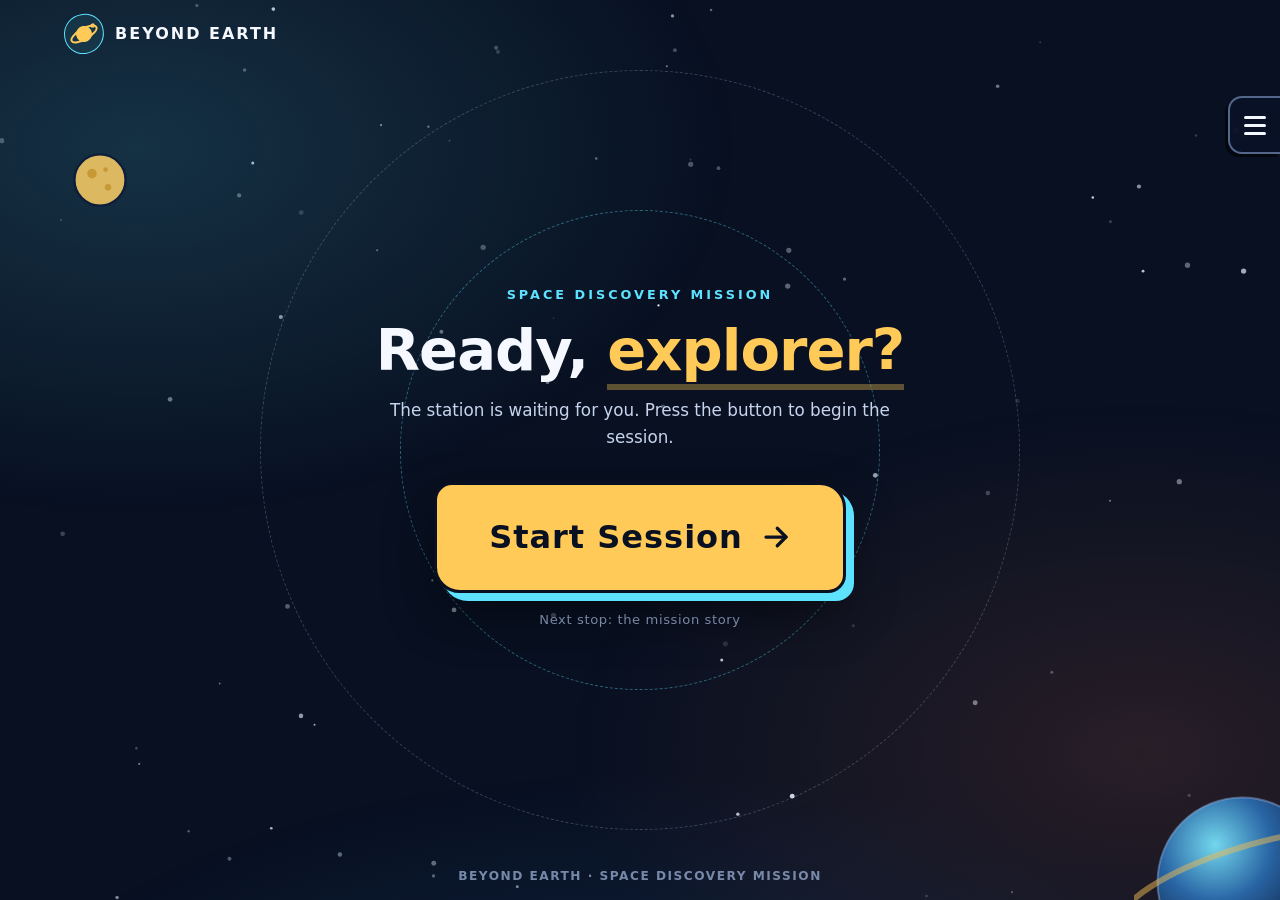
<file: index.html>
<!DOCTYPE html>
<html lang="en">
<head>
  <meta charset="UTF-8">
  <meta name="viewport" content="width=device-width, initial-scale=1.0">
  <title>Beyond Earth — Start Session</title>
  <link rel="stylesheet" href="theme.css">
  <link rel="stylesheet" href="style.css">

</head>
<body class="landing-body">
  <a class="skip-link" href="#startSessionBtn">Skip to the start button</a>

  <!-- 2D starfield (pure canvas) -->
  <canvas id="spaceCanvas" aria-hidden="true"></canvas>

  <!-- خلفية الفضاء: سُدُم + مدارات + كواكب (كله 2D و CSS) -->
  <div class="landing-scene" aria-hidden="true">
    <span class="scene-orbit scene-orbit--outer"></span>
    <span class="scene-orbit scene-orbit--inner"></span>

    <svg class="scene-planet" viewBox="0 0 220 220" fill="none">
      <defs>
        <radialGradient id="bigPlanetGrad" cx="34%" cy="28%" r="72%">
          <stop offset="0%" stop-color="#7ce8ff" />
          <stop offset="46%" stop-color="#2b6cb0" />
          <stop offset="100%" stop-color="#0d1b3a" />
        </radialGradient>
      </defs>
      <circle cx="110" cy="110" r="86" fill="url(#bigPlanetGrad)" />
      <circle cx="110" cy="110" r="86" stroke="rgba(158,190,240,0.45)" stroke-width="2" />
      <ellipse cx="110" cy="110" rx="128" ry="34" transform="rotate(-18 110 110)" stroke="#ffca58" stroke-width="6" opacity="0.5" />
    </svg>

    <svg class="scene-moon" viewBox="0 0 90 90" fill="none">
      <circle cx="45" cy="45" r="32" fill="#ffd166" stroke="#0d1b3a" stroke-width="3" />
      <circle cx="35" cy="37" r="6" fill="#e6ac35" />
      <circle cx="55" cy="54" r="4" fill="#e6ac35" />
      <circle cx="52" cy="32" r="3" fill="#e6ac35" />
    </svg>
  </div>

  <!-- topbar بسيط: البراند فقط -->
  <header class="topbar landing-topbar" role="banner">
    <span class="brand">
      <span class="brand-orbit" aria-hidden="true">
        <svg viewBox="0 0 36 36" width="32" height="32" fill="none">
          <circle cx="18" cy="18" r="9" fill="currentColor" class="planet-core" />
          <ellipse cx="18" cy="18" rx="16" ry="6" transform="rotate(-22 18 18)" stroke="currentColor" stroke-width="2.2" />
          <circle cx="29" cy="10" r="2.5" fill="currentColor" class="moon-dot" />
        </svg>
      </span>
      <span class="brand-text">BEYOND EARTH</span>
    </span>
  </header>

  <!-- ================= SIDE MISSION MENU (أدوات الرؤية) ================= -->
  <button
    type="button"
    class="menu-toggle"
    id="menuToggleBtn"
    aria-expanded="false"
    aria-controls="sidePanel"
    aria-label="Open mission controls — comfort and vision tools"
    title="Mission controls"
  >
    <span aria-hidden="true"></span>
    <span aria-hidden="true"></span>
    <span aria-hidden="true"></span>
  </button>

  <div class="panel-scrim" id="panelScrim" aria-hidden="true"></div>

  <aside class="side-panel" id="sidePanel" aria-label="Mission controls panel" aria-hidden="true">
    <div class="side-panel-head">
      <div>
        <p class="side-kicker">MISSION CONTROLS</p>
        <h2 class="side-title">Make it yours</h2>
      </div>
      <button type="button" class="panel-close-btn" id="panelCloseBtn" aria-label="Close mission controls">✕</button>
    </div>

    <div class="side-group">
      <p class="side-group-label">SEE IT BETTER</p>
      <button type="button" class="side-option" id="fontSizeToggle" aria-pressed="false">
        <span class="side-option-icon" aria-hidden="true">Aa+</span>
        <span class="side-option-text">
          <strong>Big Text</strong>
          <small>Make all words bigger and easier</small>
        </span>
        <span class="side-option-state" aria-hidden="true">Off</span>
      </button>
      <button type="button" class="side-option" id="contrastToggle" aria-pressed="false">
        <span class="side-option-icon" aria-hidden="true">◐</span>
        <span class="side-option-text">
          <strong>High Contrast</strong>
          <small>Sharp black &amp; bright colors</small>
        </span>
        <span class="side-option-state" aria-hidden="true">Off</span>
      </button>
      <button type="button" class="side-option" id="motionToggle" aria-pressed="false">
        <span class="side-option-icon" aria-hidden="true">✦</span>
        <span class="side-option-text">
          <strong>Calm Sky</strong>
          <small>Stop the stars and orbits from moving</small>
        </span>
        <span class="side-option-state" aria-hidden="true">Off</span>
      </button>
    </div>

    <p class="side-foot-note">Tip: press <kbd>Esc</kbd> to close this panel.</p>
  </aside>

  <!-- ================= PAGE 1 — LANDING ================= -->
  <main class="landing" id="mainContent">
    <div class="start-wrap">
      <p class="start-kicker">SPACE DISCOVERY MISSION</p>
      <h1 class="landing-title">Ready, <em>explorer?</em></h1>
      <p class="landing-sub">The station is waiting for you. Press the button to begin the session.</p>

      <div class="start-button-wrap">
        <span class="start-ring" aria-hidden="true"></span>

        <a
          class="start-session-btn"
          id="startSessionBtn"
          href="session.html"
        >
          <span>Start Session</span>
          <svg viewBox="0 0 24 24" width="30" height="30" fill="none" stroke="currentColor" stroke-width="2.6" stroke-linecap="round" stroke-linejoin="round" aria-hidden="true">
            <line x1="4" y1="12" x2="20" y2="12"></line>
            <polyline points="13 5 20 12 13 19"></polyline>
          </svg>
        </a>
      </div>

      <p class="start-caption">Next stop: the mission story</p>
    </div>
  </main>

  <p class="landing-foot">BEYOND EARTH · SPACE DISCOVERY MISSION</p>
  <script src="script.js"></script>
</body>
</html>
</file>
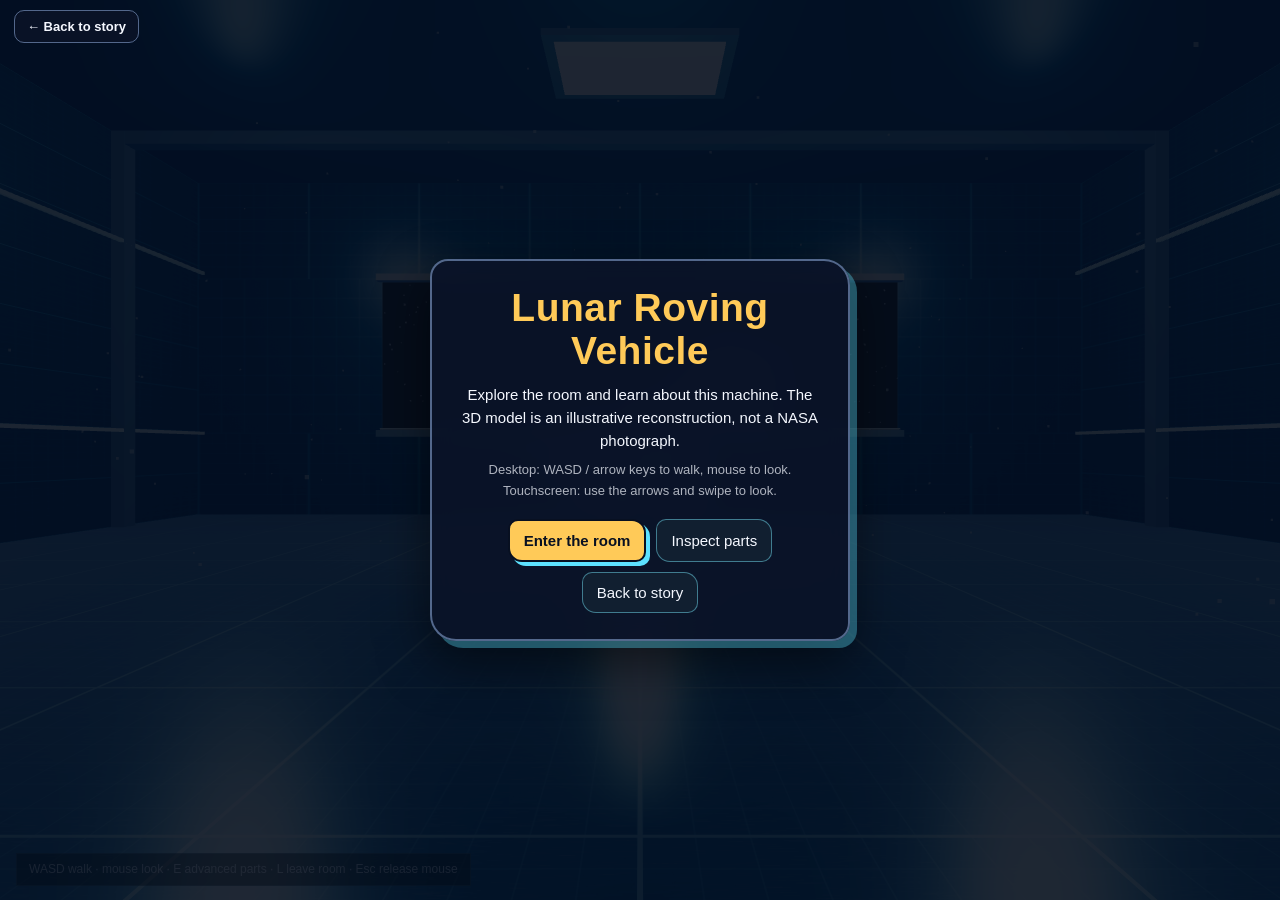
<file: room.html>
<!DOCTYPE html>
<html lang="en">
<head>
<meta charset="UTF-8">
<meta name="viewport" content="width=device-width,initial-scale=1,viewport-fit=cover">
<title>Beyond Earth – 3D Room</title>

<style>
:root{--cy:#70d9ee;--pn:rgba(8,18,32,.92);--tx:#edf3f8}
html,body{margin:0;height:100%;overflow:hidden;background:#030b18;color:var(--tx);font:15px/1.55 "DM Sans",system-ui,sans-serif;user-select:none}
canvas{display:block}
.layer{position:absolute;inset:0;display:flex;align-items:center;justify-content:center}
.card{background:var(--pn);border:1px solid rgba(112,217,238,.75);box-shadow:0 20px 60px rgba(0,0,0,.65),inset 0 0 24px rgba(112,217,238,.08);backdrop-filter:blur(12px);padding:26px 30px;max-width:420px;max-height:84vh;overflow:auto}
h1,h2{font:700 34px/1 "Barlow Condensed",sans-serif;margin:0 0 10px;color:var(--cy);letter-spacing:.5px}
h3{font:600 22px/1.1 "Barlow Condensed",sans-serif;margin:0;color:var(--cy)}
p{margin:8px 0}.dim{opacity:.7;font-size:13px}
button,.btn{font:inherit;color:var(--tx);background:#111f30;border:1px solid rgba(112,217,238,.5);padding:8px 14px;cursor:pointer;text-decoration:none;display:inline-block;transition:background .15s,color .15s}
button:hover,.btn:hover,button.on{background:var(--cy);color:#06111b}
button:focus-visible,.btn:focus-visible{outline:2px solid var(--cy);outline-offset:3px}
#ov{background:rgba(3,11,24,.88);cursor:pointer;z-index:10}
#desc{position:absolute;right:24px;top:50%;transform:translateY(-50%);pointer-events:none;z-index:5}
#adv{z-index:8;justify-content:flex-end;padding-right:28px;background:linear-gradient(90deg,transparent 45%,rgba(3,11,24,.72) 100%)}
#cross{position:absolute;top:50%;left:50%;width:6px;height:6px;margin:-3px;border-radius:50%;background:var(--cy);box-shadow:0 0 8px var(--cy);pointer-events:none;z-index:4}
#hint{position:absolute;left:16px;bottom:14px;font-size:12px;opacity:.72;background:rgba(5,12,24,.7);padding:6px 12px;border:1px solid rgba(112,217,238,.25);z-index:4}
#pl{display:flex;flex-wrap:wrap;gap:8px;margin:14px 0}
#pl button.on { background:#ffca58; border-color:#ffca58; color:#081021; font-weight:900; }
.hide{display:none!important}

:root{--cy:#5de2ff;--pn:rgba(10,19,40,.9);--tx:#f5f8ff} html,body{font-family:"Trebuchet MS","Segoe UI",sans-serif} h1,h2,h3{font-family:"Trebuchet MS","Segoe UI",sans-serif} .card{border-radius:18px 26px 18px 26px;border:2px solid rgba(158,190,240,.5);box-shadow:7px 7px 0 rgba(93,226,255,.35),0 20px 50px #0008} button,.btn{border-radius:10px 14px 10px 14px} h1,h2{color:#ffca58}

#ov { padding:16px; box-sizing:border-box; cursor:default; }
#ov .card { width:min(450px,100%); box-sizing:border-box; }
#ov .card h1 { font-size:clamp(1.8rem,6vw,2.6rem); line-height:1.1; }
#ov .room-actions { display:flex; justify-content:center; gap:10px; flex-wrap:wrap; margin-top:18px; }
#ov #enterRoom { background:#ffca58; color:#081021; border:2px solid #081021; box-shadow:4px 4px 0 #5de2ff; font-weight:bold; }
.room-nav { position:fixed; left:14px; top:14px; z-index:12; }
.room-nav a, #inspectNow { background:rgba(10,19,40,.92); border:1px solid rgba(158,190,240,.5); border-radius:10px; padding:8px 12px; color:#f5f8ff; font-size:13px; font-weight:bold; text-decoration:none; }
#inspectNow { position:fixed; right:14px; top:14px; z-index:7; cursor:pointer; }
#mobileControls { position:fixed; bottom:16px; left:16px; z-index:6; display:grid; grid-template-columns:repeat(3,48px); grid-template-rows:repeat(2,44px); gap:5px; touch-action:none; }
#mobileControls button { padding:0; background:rgba(10,19,40,.9); border:1px solid rgba(93,226,255,.6); border-radius:10px; font-size:20px; touch-action:none; }
#mobileControls .up { grid-column:2; } #mobileControls .left { grid-column:1; grid-row:2; } #mobileControls .down { grid-column:2; grid-row:2; } #mobileControls .right { grid-column:3; grid-row:2; }
#roomError { color:#ffca58; } #roomError:empty { display:none; }
@media(max-width:700px) { #hint { left:auto; right:12px; bottom:16px; max-width:42%; font-size:10px; } #desc { top:auto; bottom:120px; left:12px; right:12px; max-height:24vh; padding:12px; overflow:auto; transform:none; } #desc h2 { font-size:22px; } #adv { justify-content:center; padding:12px; background:rgba(3,11,24,.8); } #adv .card { width:100%; max-height:76vh; } }
</style>
</head>
<body>
<nav class="room-nav"><a id="roomBackTop" href="devices.html">← Back to story</a></nav>
<button type="button" id="inspectNow" class="hide">Inspect parts</button>
<div id="mobileControls" class="hide" aria-label="Movement controls">
  <button class="up" data-key="f" aria-label="Walk forward">↑</button><button class="left" data-key="l" aria-label="Walk left">←</button><button class="down" data-key="b" aria-label="Walk backward">↓</button><button class="right" data-key="r" aria-label="Walk right">→</button>
</div>
<div id="cross"></div>
<div id="hint">WASD walk · mouse look · E advanced parts · L leave room · Esc release mouse</div>

<div id="desc" class="card hide">
  <h2 id="dn"></h2><p id="ds"></p>
  <p><b>Mission:</b> <span id="dt"></span></p>
  <p class="dim">Press E to inspect individual parts.</p>
</div>

<div id="ov" class="layer"><div class="card" style="text-align:center">
  <h1 id="on"></h1>
  <p>Explore the room and learn about this machine. The 3D model is an illustrative reconstruction, not a NASA photograph.</p>
  <p class="dim">Desktop: WASD / arrow keys to walk, mouse to look. Touchscreen: use the arrows and swipe to look.</p>
  <div class="room-actions"><button class="btn" type="button" id="enterRoom">Enter the room</button><button class="btn" type="button" id="inspectFromStart">Inspect parts</button><a class="btn room-back" href="devices.html">Back to story</a></div><p id="roomError" role="alert"></p>
</div></div>

<div id="adv" class="layer hide"><div class="card">
  <h2 id="an"></h2>
  <p class="dim" style="margin-top:-4px">Select a component to highlight it on the model and read about its role.</p>
  <div id="pl"></div>
  <h3 id="pt"></h3><p id="pu"></p>
  <div style="display:flex;flex-wrap:wrap;gap:8px;margin-top:16px">
    <button id="back" type="button">Back to the room</button>
    <a class="btn room-back" href="devices.html">Back to story</a>
  </div>
</div></div>

<script src="three.min.js"></script>
<script src="data.js"></script>
<script src="models.js"></script>
<script>
/* ---------- CONTENT ---------- */
const D={
lunar:{n:'Apollo Lunar Rover',
 s:'A battery-powered electric car that carried astronauts across the Moon on Apollo 15, 16 and 17. All three were left behind on the surface.',
 t:'Extend how far astronauts could explore beyond the lander.',
 p:[['Mesh wheels','Woven wire mesh with titanium chevrons grips loose lunar dust while staying light. Each wheel has its own motor.'],
 ['Batteries','Two non-rechargeable silver-zinc batteries power the drive motors, steering, navigation and communications.'],
 ['Control handle','A T-shaped hand controller: push to go, tilt to steer, pull back to brake.'],
 ['Antennas','A mesh umbrella dish sends TV and data straight to Earth; a smaller antenna carries voice.'],
 ['TV camera','A camera that mission control could aim from Earth, showing the surface live.'],
 ['Seats','Folding seats with belts hold two suited astronauts.']]},
perseverance:{n:'Perseverance Rover',
 s:'A car-sized robotic geologist exploring Jezero Crater on Mars and collecting rock samples for future return to Earth.',
 t:'Search for signs of ancient microbial life and store samples.',
 p:[['Six wheels','Aluminum wheels with treads on a rocker-bogie suspension climb over rocks and keep all six wheels on the ground.'],
 ['Navigation cameras','Stereo cameras build 3D maps so the rover can choose safe paths and drive itself.'],
 ['Robotic arm','A 2-metre arm holds the drill and science instruments to study rocks up close and collect core samples.'],
 ['Communication','Talks to Earth directly and relays data through Mars orbiters.']]},
canadarm:{n:'Canadarm2',
 s:'A 17.6-metre robotic arm on the International Space Station, built by Canada.',
 t:'Move cargo, capture visiting spacecraft and help astronauts on spacewalks.',
 p:[['Robotic arm','Two long booms let it reach and move cargo or astronauts around the station.'],
 ['Joints','Seven motorized joints give it human-arm flexibility, and it can move end over end along the station.'],
 ['Cameras','Cameras and lights near each end show operators the work area.'],
 ['End effector','Latching hands at each end grab special grapple fixtures on equipment and spacecraft.']]},
suit:{n:'Space Suit',
 s:'A personal spacecraft that lets astronauts work outside the station during spacewalks.',
 t:'Keep astronauts alive and able to work in vacuum and extreme temperatures.',
 p:[['Helmet','Holds a bubble of air, gives clear vision and carries communication gear.'],
 ['Gold visor','A thin gold coating reflects intense sunlight to protect eyes and face.'],
 ['Life-support backpack','Supplies oxygen, removes carbon dioxide and circulates cooling water.'],
 ['Gloves','Heated, flexible gloves with grippy fingertips let astronauts handle tools.']]},
dextre:{n:'Dextre',
 s:'A two-armed robot that does delicate repair jobs outside the International Space Station.',
 t:'Perform maintenance that once needed a spacewalk.',
 p:[['Two arms','Each arm has seven joints for precise, careful movements.'],
 ['Cameras and lights','Show operators on the ground the exact work area.'],
 ['Tool platform','Holds tools it swaps to replace batteries, cameras and other station parts.']]},
hubble:{n:'Hubble Space Telescope',
 s:'An orbiting observatory launched in 1990 that has studied planets, stars and galaxies.',
 t:'Collect light above Earth’s atmosphere for sharper views of the universe.',
 p:[['Primary mirror','A 2.4-metre mirror gathers faint light and focuses it on the instruments.'],
 ['Solar panels','Turn sunlight into electricity to run the telescope.'],
 ['Antennas','Send images to ground stations and receive commands.'],
 ['Instruments','Cameras and spectrographs split and record the collected light.']]}
};
const params=new URLSearchParams(location.search);
const requested=params.get('device')||params.get('e')||'lunar';
const selected=SpaceData.getDevice(requested);
const K=selected?selected.model:(D[requested]?requested:'lunar');
const E=selected ? {n:selected.name,s:selected.summary,t:selected.tagline,p:K==='lunar'?D.lunar.p:selected.parts.map(p=>[p.title,p.description])} : D[K];
const storyUrl=selected?'device.html?device='+encodeURIComponent(selected.id):'devices.html';

/* ---------- UI Text ---------- */
const $=i=>document.getElementById(i);
$('on').textContent=$('dn').textContent=$('an').textContent=E.n;
$('ds').textContent=E.s;$('dt').textContent=E.t;
document.title=E.n+' – 3D Room';
$('roomBackTop').href=storyUrl;
document.querySelectorAll('.room-back').forEach(a=>a.href=storyUrl);

/* ---------- Renderer & Scene ---------- */
const sc=new THREE.Scene();
sc.background=new THREE.Color(0x02060f);
sc.fog=new THREE.FogExp2(0x040f1e,.018);

const cam=new THREE.PerspectiveCamera(65,innerWidth/innerHeight,.1,300);
cam.position.set(0,1.75,7.2);
cam.rotation.order='YXZ';

const rd=new THREE.WebGLRenderer({antialias:true,powerPreference:'high-performance'});
rd.setSize(innerWidth,innerHeight);
rd.setPixelRatio(Math.min(devicePixelRatio,2));
rd.shadowMap.enabled=true;
rd.shadowMap.type=THREE.PCFSoftShadowMap;
rd.outputEncoding=THREE.sRGBEncoding;
rd.toneMapping=THREE.ACESFilmicToneMapping;
rd.toneMappingExposure=1.18;
document.body.prepend(rd.domElement);

/* ---------- Procedural Textures & Reflection Env ---------- */
function makeGridTex(bg,line,sub,repeat=12){
  const c=document.createElement('canvas');c.width=c.height=512;
  const x=c.getContext('2d');
  x.fillStyle=bg;x.fillRect(0,0,512,512);
  for(let i=0;i<3000;i++){
    x.fillStyle=Math.random()>.5?'rgba(255,255,255,0.015)':'rgba(0,0,0,0.02)';
    x.fillRect(Math.random()*512,Math.random()*512,18,1);
  }
  x.strokeStyle=sub;x.lineWidth=1;
  for(let i=0;i<=512;i+=64){
    x.beginPath();x.moveTo(i,0);x.lineTo(i,512);x.stroke();
    x.beginPath();x.moveTo(0,i);x.lineTo(512,i);x.stroke();
  }
  x.strokeStyle=line;x.lineWidth=3;
  x.strokeRect(1.5,1.5,509,509);
  const t=new THREE.CanvasTexture(c);
  t.wrapS=t.wrapT=THREE.RepeatWrapping;
  t.repeat.set(repeat,repeat);
  t.anisotropy=8;
  return t;
}

function makeSolarTex(){
  const c=document.createElement('canvas');c.width=c.height=256;
  const x=c.getContext('2d');
  x.fillStyle='#0c274d';x.fillRect(0,0,256,256);
  x.strokeStyle='#38bdf8';x.lineWidth=1.5;
  for(let i=0;i<=256;i+=32){
    x.beginPath();x.moveTo(i,0);x.lineTo(i,256);x.stroke();
    x.beginPath();x.moveTo(0,i);x.lineTo(256,i);x.stroke();
  }
  const t=new THREE.CanvasTexture(c);
  t.wrapS=t.wrapT=THREE.RepeatWrapping;
  return t;
}

const pmrem=new THREE.PMREMGenerator(rd);
const envSc=new THREE.Scene();
envSc.background=new THREE.Color(0x061224);
const eLight1=new THREE.Mesh(new THREE.BoxGeometry(10,1,10),new THREE.MeshBasicMaterial({color:0x9eeeff}));
eLight1.position.set(0,8,0);envSc.add(eLight1);
const eLight2=new THREE.Mesh(new THREE.BoxGeometry(1,4,12),new THREE.MeshBasicMaterial({color:0x38bdf8}));
eLight2.position.set(8,3,0);envSc.add(eLight2);
const eLight3=new THREE.Mesh(new THREE.BoxGeometry(1,4,12),new THREE.MeshBasicMaterial({color:0x60a5fa}));
eLight3.position.set(-8,3,0);envSc.add(eLight3);
sc.environment=pmrem.fromScene(envSc).texture;

/* ---------- Materials & Part Tagging ---------- */
const mt=(c,m=.5,r=.35,extra={})=>new THREE.MeshStandardMaterial({color:c,metalness:m,roughness:r,...extra});
const gl=(c=0x22d3ee,i=1.8)=>new THREE.MeshStandardMaterial({color:c,emissive:c,emissiveIntensity:i,roughness:.2});

const M={
  white:mt(0xf1f5f9,.18,.48),
  cream:mt(0xe2e8f0,.12,.62),
  grey:mt(0x64748b,.75,.32),
  dark:mt(0x1e293b,.45,.55),
  black:mt(0x0f172a,.3,.7),
  gold:mt(0xfbbf24,.95,.14),
  foil:mt(0xd97706,.9,.28),
  blue:mt(0x1d4ed8,.6,.3),
  solar:mt(0x1e40af,.7,.22,{map:makeSolarTex()}),
  cyan:mt(0x38bdf8,.4,.3),
  silver:mt(0xe2e8f0,.95,.16),
  mirror:mt(0xffffff,1.0,.05),
  glass:mt(0x7dd3fc,.1,.08,{transparent:true,opacity:.38})
};

const modelMeshes=[];
function mesh(g,m,x=0,y=0,z=0,rx=0,ry=0,rz=0,p=null,partIdx=null){
  const o=new THREE.Mesh(g,m);
  o.position.set(x,y,z);
  o.rotation.set(rx,ry,rz);
  o.castShadow=true;
  o.receiveShadow=true;
  if(p && p!==sc){
    o.material=m.clone();
    modelMeshes.push({
      mesh:o,
      part:partIdx,
      color:o.material.color.getHex(),
      emissive:o.material.emissive?o.material.emissive.getHex():0x000000,
      intensity:o.material.emissiveIntensity||0,
      opacity:o.material.opacity!==undefined?o.material.opacity:1,
      transparent:Boolean(o.material.transparent)
    });
  }
  if(p)p.add(o);
  return o;
}

const box=(w,h,d)=>new THREE.BoxGeometry(w,h,d);
const cyl=(a,b,h,s=24)=>new THREE.CylinderGeometry(a,b,h,s);
const sph=(r,w=28,h=20)=>new THREE.SphereGeometry(r,w,h);
const tor=(r,t,rs=12,ts=36)=>new THREE.TorusGeometry(r,t,rs,ts);

/* ---------- Detailed 3D Equipment Models ---------- */
const MODELS={
  lunar(){
    const g=new THREE.Group();
    mesh(box(.95,.05,.52),M.silver,0,.22,0,0,0,0,g);
    mesh(box(.42,.04,.58),M.grey,-.22,.23,0,0,0,0,g);
    mesh(box(.42,.04,.58),M.grey,.22,.23,0,0,0,0,g);
    [[-.36,-.32],[-.36,.32],[.36,-.32],[.36,.32]].forEach(([x,z])=>{
      mesh(box(.12,.03,.12),M.grey,x,.21,z*.8,0,0,0,g,0);
      mesh(tor(.14,.038,12,28),M.grey,x,.16,z,0,0,0,g,0);
      mesh(cyl(.09,.09,.05,20),M.gold,x,.16,z,Math.PI/2,0,0,g,0);
      mesh(cyl(.03,.03,.08,12),M.dark,x,.16,z,Math.PI/2,0,0,g,0);
      mesh(new THREE.CylinderGeometry(.185,.185,.09,16,1,true,0,Math.PI),M.white,x,.17,z,0,Math.PI/2,0,g,0);
    });
    [-.12,.12].forEach(z=>{
      mesh(box(.22,.16,.18),M.foil,.33,.32,z,0,0,0,g,1);
      mesh(box(.23,.03,.19),M.dark,.33,.40,z,0,0,0,g,1);
    });
    mesh(box(.14,.14,.16),M.dark,.08,.31,0,0,0,0,g,2);
    mesh(cyl(.012,.015,.22,10),M.silver,.06,.44,0,0,0,-.25,g,2);
    mesh(cyl(.014,.014,.14,10),M.cyan,.03,.54,0,Math.PI/2,0,0,g,2);
    mesh(cyl(.014,.018,.38,12),M.silver,.28,.54,.18,0,0,-.15,g,3);
    mesh(new THREE.ConeGeometry(.22,.11,24,1,true),M.gold,.24,.74,.18,Math.PI-.2,0,-.15,g,3);
    mesh(cyl(.006,.006,.09,8),M.white,.24,.71,.18,0,0,-.15,g,3);
    mesh(cyl(.008,.01,.46,8),M.silver,-.38,.48,-.22,0,0,.1,g,3);
    mesh(cyl(.015,.018,.28,10),M.grey,.36,.46,-.18,0,0,0,g,4);
    mesh(box(.14,.09,.09),M.white,.36,.61,-.18,0,.2,0,g,4);
    mesh(cyl(.028,.032,.05,16),M.dark,.43,.61,-.19,0,0,Math.PI/2,g,4);
    mesh(sph(.022),M.cyan,.45,.61,-.19,0,0,0,g,4);
    [-.15,.15].forEach(z=>{
      mesh(box(.18,.04,.20),M.blue,-.12,.27,z,0,0,0,g,5);
      mesh(box(.04,.24,.20),M.blue,-.21,.39,z,0,0,.15,g,5);
      mesh(box(.02,.04,.22),M.silver,-.12,.33,z,0,0,0,g,5);
    });
    return g;
  },

  perseverance(){
    const g=new THREE.Group();
    mesh(box(.78,.22,.48),M.white,0,.38,0,0,0,0,g);
    mesh(box(.74,.04,.44),M.gold,0,.50,0,0,0,0,g);
    mesh(cyl(.10,.12,.28,16),M.white,-.44,.46,0,0,0,.45,g);
    [-.28,.28].forEach(z=>{
      mesh(box(.56,.035,.035),M.grey,0,.25,z,0,0,0,g,0);
      [-.32,0,.32].forEach(x=>{
        mesh(cyl(.018,.018,.14,10),M.silver,x,.20,z,0,0,0,g,0);
        mesh(cyl(.115,.115,.085,22),M.dark,x,.12,z*1.12,Math.PI/2,0,0,g,0);
        mesh(cyl(.065,.065,.09,16),M.silver,x,.12,z*1.12,Math.PI/2,0,0,g,0);
      });
    });
    mesh(cyl(.026,.032,.46,12),M.white,.24,.72,.14,0,0,0,g,1);
    mesh(box(.16,.11,.22),M.white,.24,.98,.14,0,0,0,g,1);
    mesh(cyl(.032,.032,.04,16),M.dark,.33,.99,.14,0,0,Math.PI/2,g,1);
    mesh(sph(.024),M.cyan,.35,.99,.14,0,0,0,g,1);
    [-.05,.05].forEach(z=>mesh(sph(.018),M.blue,.32,.95,.14+z,0,0,0,g,1));
    mesh(sph(.05),M.grey,.39,.40,-.08,0,0,0,g,2);
    mesh(cyl(.028,.028,.34,12),M.silver,.52,.44,-.08,0,0,-1.25,g,2);
    mesh(sph(.045),M.gold,.67,.48,-.08,0,0,0,g,2);
    mesh(cyl(.024,.024,.28,12),M.silver,.74,.36,-.08,0,0,.45,g,2);
    mesh(box(.13,.13,.13),M.foil,.80,.22,-.08,.2,.4,0,g,2);
    mesh(cyl(.02,.03,.08,12),M.cyan,.86,.20,-.08,0,0,Math.PI/2,g,2);
    mesh(cyl(.012,.015,.30,10),M.silver,-.24,.65,-.14,0,0,0,g,3);
    mesh(cyl(.09,.09,.02,24),M.gold,-.14,.53,.14,0,0,-.2,g,3);
    mesh(sph(.03),M.white,-.24,.80,-.14,0,0,0,g,3);
    return g;
  },

  canadarm(){
    const g=new THREE.Group();
    mesh(box(.65,.12,.65),M.grey,0,.06,0,0,0,0,g);
    mesh(box(.45,.06,.45),M.gold,0,.14,0,0,0,0,g);
    mesh(cyl(.11,.13,.16,24),M.dark,0,.22,0,0,0,0,g,3);
    mesh(sph(.095),M.blue,0,.34,0,0,0,0,g,1);
    mesh(cyl(.075,.075,.16,18),M.silver,-.06,.42,0,0,0,.4,g,1);
    mesh(cyl(.062,.062,.58,20),M.white,-.20,.68,0,0,0,.45,g,0);
    mesh(cyl(.066,.066,.06,20),M.cyan,-.20,.68,0,0,0,.45,g,0);
    mesh(sph(.095),M.blue,-.34,.96,0,0,0,0,g,1);
    mesh(cyl(.062,.062,.56,20),M.white,-.08,1.16,0,0,0,-.72,g,0);
    mesh(cyl(.066,.066,.06,20),M.cyan,-.08,1.16,0,0,0,-.72,g,0);
    mesh(sph(.09),M.blue,.16,1.34,0,0,0,0,g,1);
    mesh(box(.09,.07,.08),M.dark,-.34,1.07,.09,0,0,0,g,2);
    mesh(sph(.024),M.cyan,-.34,1.07,.14,0,0,0,g,2);
    mesh(box(.08,.06,.07),M.dark,.16,1.45,.08,0,0,0,g,2);
    mesh(sph(.022),M.cyan,.16,1.45,.12,0,0,0,g,2);
    mesh(cyl(.10,.08,.22,24),M.silver,.34,1.24,0,0,0,-1.05,g,3);
    mesh(tor(.095,.015,10,24),M.gold,.43,1.19,0,0,Math.PI/2,-1.05,g,3);
    return g;
  },

  suit(){
    const g=new THREE.Group();
    mesh(cyl(.28,.32,.05,24),M.dark,0,.025,0,0,0,0,g);
    mesh(cyl(.02,.02,.45,10),M.grey,0,.25,-.12,0,0,0,g);
    mesh(cyl(.19,.16,.44,24),M.white,0,.74,0,0,0,0,g);
    mesh(box(.20,.14,.06),M.cream,0,.78,.17,0,0,0,g);
    mesh(cyl(.03,.03,.04,12),M.cyan,-.05,.80,.20,Math.PI/2,0,0,g);
    mesh(cyl(.03,.03,.04,12),M.gold,.05,.80,.20,Math.PI/2,0,0,g);
    [-.095,.095].forEach(x=>{
      mesh(cyl(.075,.065,.44,16),M.white,x,.32,0,0,0,0,g);
      mesh(box(.12,.08,.20),M.grey,x,.08,.04,0,0,0,g);
    });
    [-1,1].forEach(s=>{
      mesh(sph(.075),M.grey,s*.22,.90,0,0,0,0,g);
      mesh(cyl(.062,.052,.36,16),M.white,s*.28,.70,.04,-.25,0,s*-.24,g);
      mesh(cyl(.055,.045,.11,16),M.blue,s*.33,.50,.11,-.35,0,s*-.2,g,3);
      mesh(sph(.055),M.dark,s*.35,.43,.14,0,0,0,g,3);
    });
    mesh(tor(.135,.018,12,28),M.silver,0,.97,0,Math.PI/2,0,0,g,0);
    mesh(sph(.165),M.glass,0,1.11,0,0,0,0,g,0);
    mesh(box(.06,.05,.08),M.white,-.16,1.10,0,0,0,0,g,0);
    mesh(box(.06,.05,.08),M.white,.16,1.10,0,0,0,0,g,0);
    mesh(new THREE.SphereGeometry(.152,24,18,-Math.PI*.42,Math.PI*.84,Math.PI*.18,Math.PI*.55),M.gold,0,1.11,.025,0,-Math.PI/2,0,g,1);
    mesh(box(.32,.46,.16),M.white,0,.78,-.21,0,0,0,g,2);
    mesh(box(.28,.12,.14),M.grey,0,1.06,-.20,0,0,0,g,2);
    mesh(box(.30,.12,.18),M.cream,0,.52,-.21,0,0,0,g,2);
    return g;
  },

  dextre(){
    const g=new THREE.Group();
    mesh(cyl(.14,.16,.18,20),M.dark,0,.09,0,0,0,0,g);
    mesh(box(.34,.36,.28),M.white,0,.38,0,0,0,0,g);
    mesh(box(.26,.24,.30),M.foil,0,.38,0,0,0,0,g);
    [-1,1].forEach(s=>{
      mesh(sph(.065),M.blue,s*.22,.50,0,0,0,0,g,0);
      mesh(cyl(.042,.042,.36,14),M.white,s*.35,.64,0,0,0,s*-.62,g,0);
      mesh(sph(.055),M.blue,s*.48,.78,0,0,0,0,g,0);
      mesh(cyl(.038,.038,.34,14),M.white,s*.38,.94,.08,.45,0,s*.55,g,0);
      mesh(cyl(.045,.045,.10,14),M.silver,s*.27,1.08,.15,.45,0,s*.55,g,0);
    });
    mesh(cyl(.02,.02,.18,10),M.grey,0,.64,0,0,0,0,g,1);
    mesh(box(.22,.07,.09),M.white,0,.75,.03,0,0,0,g,1);
    [-.06,.06].forEach(x=>mesh(sph(.024),M.cyan,x,.75,.08,0,0,0,g,1));
    mesh(box(.14,.06,.08),M.dark,0,.28,.17,0,0,0,g,1);
    mesh(sph(.02),M.cyan,0,.28,.22,0,0,0,g,1);
    mesh(box(.46,.06,.24),M.grey,0,.20,.16,0,0,0,g,2);
    [-.14,0,.14].forEach(x=>mesh(cyl(.028,.028,.12,12),M.gold,x,.27,.18,0,0,0,g,2));
    return g;
  },

  hubble(){
    const g=new THREE.Group();
    mesh(cyl(.22,.22,.82,32),M.silver,0,.58,0,0,0,Math.PI/2,g);
    mesh(cyl(.24,.24,.06,32),M.gold,.12,.58,0,0,0,Math.PI/2,g);
    mesh(cyl(.24,.24,.06,32),M.gold,-.18,.58,0,0,0,Math.PI/2,g);
    mesh(cyl(.22,.22,.02,32),M.silver,.44,.78,0,0,0,.45,g);
    mesh(cyl(.195,.195,.03,36),M.mirror,.39,.58,0,0,0,Math.PI/2,g,0);
    mesh(cyl(.045,.045,.05,16),M.dark,.40,.58,0,0,0,Math.PI/2,g,0);
    [-1,1].forEach(s=>{
      mesh(cyl(.018,.018,.78,10),M.grey,0,.58,s*.46,Math.PI/2,0,0,g,1);
      mesh(box(.02,.32,.66),M.solar,0,.58,s*.56,.25,0,0,g,1);
      mesh(box(.024,.34,.02),M.silver,0,.58,s*.24,.25,0,0,g,1);
      mesh(box(.024,.34,.02),M.silver,0,.58,s*.88,.25,0,0,g,1);
    });
    [-1,1].forEach(s=>{
      mesh(cyl(.01,.01,.34,8),M.silver,-.05,.58+s*.36,0,0,0,0,g,2);
      mesh(new THREE.ConeGeometry(.10,.05,20,1,true),M.white,-.05,.58+s*.54,0,s>0?Math.PI:0,0,0,g,2);
    });
    mesh(cyl(.27,.27,.34,32),M.grey,-.36,.58,0,0,0,Math.PI/2,g,3);
    mesh(cyl(.21,.27,.08,32),M.foil,-.56,.58,0,0,0,Math.PI/2,g,3);
    g.rotation.y=-.45;
    return g;
  }
};

/* ---------- Exhibit Hall Environment ---------- */
const floorTex=makeGridTex('#071324','#1e4e6e','#0e2942',12);
const wallTex=makeGridTex('#06101f','#163a59','#0b2038',8);

mesh(new THREE.PlaneGeometry(24,24),mt(0xffffff,.65,.28,{map:floorTex}),0,0,0,-Math.PI/2,0,0,sc);
mesh(new THREE.PlaneGeometry(24,24),mt(0x050e1c,.5,.5),0,9,0,Math.PI/2,0,0,sc);

const wallMat=mt(0xffffff,.6,.35,{map:wallTex});
mesh(new THREE.PlaneGeometry(24,9),wallMat,-12,4.5,0,0,Math.PI/2,0,sc);
mesh(new THREE.PlaneGeometry(24,9),wallMat,12,4.5,0,0,-Math.PI/2,0,sc);
mesh(new THREE.PlaneGeometry(24,9),wallMat,0,4.5,12,0,Math.PI,0,sc);

mesh(new THREE.PlaneGeometry(24,2.2),wallMat,0,1.1,-12,0,0,0,sc);
mesh(new THREE.PlaneGeometry(24,2.6),wallMat,0,7.7,-12,0,0,0,sc);
mesh(new THREE.PlaneGeometry(5,4.2),wallMat,-9.5,4.3,-12,0,0,0,sc);
mesh(new THREE.PlaneGeometry(5,4.2),wallMat,9.5,4.3,-12,0,0,0,sc);

mesh(box(14.2,.18,.25),M.grey,0,2.2,-11.9,0,0,0,sc);
mesh(box(14.2,.18,.25),M.grey,0,6.4,-11.9,0,0,0,sc);
mesh(box(14,.04,.04),gl(0x38bdf8,1.5),0,2.32,-11.82,0,0,0,sc);
mesh(new THREE.PlaneGeometry(14,4.2),mt(0x7dd3fc,.1,.05,{transparent:true,opacity:.12}),0,4.3,-11.95,0,0,0,sc);

const spaceGroup=new THREE.Group();
spaceGroup.position.set(0,4.5,-38);
sc.add(spaceGroup);
const starGeo=new THREE.BufferGeometry();
const starPts=[];
for(let i=0;i<600;i++)starPts.push((Math.random()-.5)*70,(Math.random()-.5)*30,(Math.random()-.5)*20);
starGeo.setAttribute('position',new THREE.Float32BufferAttribute(starPts,3));
spaceGroup.add(new THREE.Points(starGeo,new THREE.PointsMaterial({color:0xe0f2fe,size:.14})));

const planet=mesh(sph(4.2,32,24),mt(0x1e40af,.2,.8,{emissive:0x091936,emissiveIntensity:.6}),6.5,1.2,-6,0,0,0,spaceGroup);
const planetRing=mesh(new THREE.RingGeometry(5.4,7.6,48),mt(0x38bdf8,.3,.5,{side:THREE.DoubleSide,transparent:true,opacity:.35}),6.5,1.2,-6,1.25,.3,0,spaceGroup);

[-9,-3,3,9].forEach(z=>{
  [-11.85,11.85].forEach(x=>mesh(box(.3,9,.35),M.dark,x,4.5,z,0,0,0,sc));
  mesh(box(24,.3,.35),M.dark,0,8.85,z,0,0,0,sc);
});
[-11.75,11.75].forEach(x=>{
  mesh(box(.08,.08,23.6),gl(0x22d3ee,1.8),x,2.2,0,0,0,0,sc);
  mesh(box(.08,.08,23.6),gl(0x0284c7,1.4),x,6.5,0,0,0,0,sc);
});
[-6,0,6].forEach(z=>{
  mesh(box(3.4,.12,2.2),M.dark,0,8.92,z,0,0,0,sc);
  mesh(box(3.0,.05,1.8),gl(0xe0f2fe,1.6),0,8.86,z,0,0,0,sc);
});

/* ---------- Lighting ---------- */
sc.add(new THREE.HemisphereLight(0xbae6fd,0x091526,.75));

[[-8,7.5,-7],[8,7.5,-7],[-8,7.5,7],[8,7.5,7]].forEach(p=>{
  const l=new THREE.PointLight(0x38bdf8,1.1,24);
  l.position.set(...p);
  sc.add(l);
});

const sp=new THREE.SpotLight(0xf0f9ff,2.8,24,.55,.55,1);
sp.position.set(2.5,8.2,-1.5);
sp.target.position.set(0,1.2,-5);
sp.castShadow=true;
sp.shadow.mapSize.set(1024,1024);
sp.shadow.bias=-.0005;
sc.add(sp,sp.target);

const rim=new THREE.PointLight(0x22d3ee,1.8,12);
rim.position.set(0,3.2,-7.6);
sc.add(rim);

/* ---------- Pedestal, Exhibit & Holographic Rings ---------- */
mesh(cyl(1.35,1.55,.22,40),M.dark,0,.11,-5,0,0,0,sc);
mesh(cyl(1.15,1.30,.72,40),mt(0x0f253d,.7,.28),0,.55,-5,0,0,0,sc);
mesh(cyl(1.22,1.22,.05,40),gl(0x22d3ee,1.6),0,.93,-5,0,0,0,sc);
mesh(tor(1.42,.015,8,64),gl(0x38bdf8,1.4),0,.23,-5,Math.PI/2,0,0,sc);

const spin=new THREE.Group();
spin.position.set(0,.98,-5);
sc.add(spin);

modelMeshes.length=0; // Do not highlight room decoration.
const hasDetailedParts=Boolean(MODELS[K]);
const model=hasDetailedParts?MODELS[K]():SpaceModelLib.MODELS[K]();
if(hasDetailedParts){ model.scale.setScalar(2.45); }
else {
  // These simple extra shapes represent components not present in the original
  // schematic. They let every component highlight an actual visible shape.
  function addRoomPart(geometry,material,x,y,z){
    const part=new THREE.Mesh(geometry,material); part.position.set(x,y,z); model.add(part); return part;
  }
  if(K==='apollo_lm'){
    addRoomPart(box(.36,.32,.32),M.white,0,.80,0);
    addRoomPart(box(.12,.08,.02),M.dark,0,.85,.17);
  } else if(K==='surveyor'){
    addRoomPart(box(.13,.10,.10),M.dark,.13,.62,.15);
    const a=addRoomPart(cyl(.018,.018,.45,8),M.silver,.35,.15,.22); a.rotation.z=-1.0;
    addRoomPart(box(.1,.04,.1),M.grey,.54,.04,.22);
  } else if(K==='dawn'){
    addRoomPart(box(.10,.08,.08),M.dark,.16,.64,.14);
  } else if(K==='near'){
    addRoomPart(box(.10,.08,.08),M.dark,.16,.48,.22);
    addRoomPart(box(.12,.09,.09),M.silver,-.17,.49,.21);
  } else if(K==='pioneer'){
    addRoomPart(box(.10,.08,.08),M.silver,0,.46,-.20);
    addRoomPart(box(.13,.09,.012),M.gold,.11,.54,.02);
  } else if(K==='kepler'){
    const stem=addRoomPart(cyl(.01,.01,.22,8),M.silver,.24,.5,.1); stem.rotation.z=-.8;
    addRoomPart(new THREE.ConeGeometry(.08,.05,16,1,true),M.white,.32,.58,.1);
  }
  const partMap={
    apollo_lm:[[0],[3,4,5,6,7,8,9,10,11,12,13,14],[15],[17,18]],
    alsep:[[0,1,2],[5],[3,4],[6]],
    surveyor:[[3,4,5,6,7,8],[12],[13,14],[11]],
    sojourner:[[2,4,6,8,10,12],[1],[14],[15]],
    mer:[[1,2,3],[4,6,8,10,12,14],[16,17,18],[20]],
    viking:[[0],[13],[11,12],[9,10]],
    phoenix_insight:[[7,8],[10],[0],[9]],
    ingenuity:[[6,7],[8],[0],[1,2,3,4]],
    dawn:[[0,3],[5,7],[8],[2]],
    near:[[3,4,5,6],[7],[2],[8]],
    pioneer:[[2,3,4],[5,6,7,8],[9],[10]],
    kepler:[[2,3],[4],[5,6,7,8],[9,10]]
  };
  const groups=partMap[K] || [];
  model.children.forEach((part,index)=>{
    if(!part.isMesh) return;
    part.material=part.material.clone();
    const partIndex=groups.findIndex(indices=>indices.includes(index));
    modelMeshes.push({mesh:part,part:partIndex<0?null:partIndex,
      color:part.material.color.getHex(),emissive:part.material.emissive.getHex(),
      intensity:part.material.emissiveIntensity||0,opacity:part.material.opacity,
      transparent:Boolean(part.material.transparent)});
  });
  // Scale each illustrative model to fit the pedestal and rest on its surface.
  const bounds=new THREE.Box3().setFromObject(model), size=bounds.getSize(new THREE.Vector3()), center=bounds.getCenter(new THREE.Vector3());
  const scale=2.5/Math.max(size.x,size.y,size.z,.01);
  model.scale.setScalar(scale);
  model.position.set(-center.x*scale,-bounds.min.y*scale,-center.z*scale);
}
spin.add(model);
const equipmentMeshCount=modelMeshes.length;

const ring1=mesh(tor(1.95,.018,8,72),gl(0x67e8f9,1.3),0,1.45,0,1.25,.2,0,spin);
const ring2=mesh(tor(2.15,.012,8,72),gl(0x0284c7,1.1),0,1.45,0,-1.1,-.3,0,spin);
modelMeshes.length=equipmentMeshCount; // Exclude decorative rings from highlighting.

const dustGeo=new THREE.BufferGeometry();
const dustPts=[];
for(let i=0;i<160;i++)dustPts.push((Math.random()-.5)*14,Math.random()*6+.3,(Math.random()-.5)*14-2);
dustGeo.setAttribute('position',new THREE.Float32BufferAttribute(dustPts,3));
const dust=new THREE.Points(dustGeo,new THREE.PointsMaterial({color:0xbae6fd,size:.035,transparent:true,opacity:.55}));
sc.add(dust);

/* ---------- Controls & State ---------- */
const keys={f:0,b:0,l:0,r:0},vel=new THREE.Vector3(),dir=new THREE.Vector3();
let lock=false,advOpen=false,near=false,yaw=0,pitch=0,prev=performance.now();
let savedCam={pos:new THREE.Vector3(),yaw:0,pitch:0};
let activePartIdx=null;

const touchMode=matchMedia('(pointer: coarse)').matches || navigator.maxTouchPoints>0;
let entered=false;
function beginRoom(){
  entered=true;
  $('inspectNow').classList.remove('hide');
  if(touchMode){
    $('ov').classList.add('hide');
    $('mobileControls').classList.remove('hide');
    $('hint').textContent='Use arrows to move · swipe the room to look · Inspect parts';
  } else if(document.body.requestPointerLock) {
    const result=document.body.requestPointerLock();
    if(result && result.catch) result.catch(()=>{$('roomError').textContent='Mouse capture was blocked. You can still inspect parts or go back.';});
  }
}
$('enterRoom').addEventListener('click',beginRoom);
$('inspectFromStart').addEventListener('click',()=>{ entered=true; openAdv(); });
$('inspectNow').addEventListener('click',()=>openAdv());
document.addEventListener('pointerlockchange',()=>{
  lock=document.pointerLockElement===document.body;
  if(!touchMode) $('ov').classList.toggle('hide',lock||advOpen);
});
document.addEventListener('mousemove',e=>{
  if(!lock)return;
  yaw-=e.movementX*.002;
  pitch=Math.max(-1.4,Math.min(1.4,pitch-e.movementY*.002));
  cam.rotation.x=pitch;cam.rotation.y=yaw;
});
const setKey=(c,v)=>{
  if(c=='KeyW'||c=='ArrowUp')keys.f=v;
  else if(c=='KeyS'||c=='ArrowDown')keys.b=v;
  else if(c=='KeyA'||c=='ArrowLeft')keys.l=v;
  else if(c=='KeyD'||c=='ArrowRight')keys.r=v;
};
document.addEventListener('keydown',e=>{
  setKey(e.code,1);
  if(e.code=='KeyE'&&lock&&near)openAdv();
  if(e.code=='KeyL')location.href=storyUrl;
});
document.addEventListener('keyup',e=>setKey(e.code,0));
addEventListener('resize',()=>{
  cam.aspect=innerWidth/innerHeight;
  cam.updateProjectionMatrix();
  rd.setSize(innerWidth,innerHeight);
});

if(touchMode){
  document.querySelectorAll('#mobileControls button').forEach(btn=>{
    const release=()=>{keys[btn.dataset.key]=0;};
    btn.addEventListener('pointerdown',e=>{ e.preventDefault(); keys[btn.dataset.key]=1; btn.setPointerCapture(e.pointerId); });
    btn.addEventListener('pointerup',release); btn.addEventListener('pointercancel',release); btn.addEventListener('lostpointercapture',release);
  });
  let lx=0,ly=0,looking=false;
  rd.domElement.addEventListener('pointerdown',e=>{if(!entered||advOpen)return;looking=true;lx=e.clientX;ly=e.clientY;rd.domElement.setPointerCapture(e.pointerId);});
  rd.domElement.addEventListener('pointermove',e=>{if(!looking||advOpen)return;yaw-=(e.clientX-lx)*.006;pitch=Math.max(-1.4,Math.min(1.4,pitch-(e.clientY-ly)*.006));cam.rotation.x=pitch;cam.rotation.y=yaw;lx=e.clientX;ly=e.clientY;});
  rd.domElement.addEventListener('pointerup',()=>looking=false);
  rd.domElement.addEventListener('pointercancel',()=>looking=false);
  rd.domElement.style.touchAction='none';
}

/* ---------- High-Contrast Part Highlighting ---------- */
function highlightPart(idx){
  activePartIdx=idx;
  modelMeshes.forEach(item=>{
    if(idx===null){
      item.mesh.material.color.setHex(item.color);
      item.mesh.material.emissive.setHex(item.emissive);
      item.mesh.material.emissiveIntensity=item.intensity;
      item.mesh.material.transparent=item.transparent;
      item.mesh.material.opacity=item.opacity;
    }else if(item.part===idx){
      item.mesh.material.color.setHex(0x7dd3fc);
      item.mesh.material.emissive.setHex(0x00f0ff);
      item.mesh.material.emissiveIntensity=1.65;
      item.mesh.material.transparent=false;
      item.mesh.material.opacity=1;
    }else{
      item.mesh.material.color.setHex(item.color);
      item.mesh.material.emissive.setHex(0x000000);
      item.mesh.material.emissiveIntensity=0;
      item.mesh.material.transparent=true;
      item.mesh.material.opacity=.28;
    }
  });
}

function openAdv(){
  advOpen=true;
  savedCam.pos.copy(cam.position);
  savedCam.yaw=yaw;savedCam.pitch=pitch;
  if(document.pointerLockElement) document.exitPointerLock();
  $('ov').classList.add('hide');
  $('adv').classList.remove('hide');
  $('desc').classList.add('hide');
  if(touchMode) $('mobileControls').classList.add('hide');
  $('pl').innerHTML=E.p.map((p,i)=>`<button type="button" data-i="${i}" aria-pressed="false">${p[0]}</button>`).join('');
  $('pl').firstChild.click();
}
$('pl').onclick=e=>{
  const i=e.target.dataset.i;if(i==null)return;
  [...$('pl').children].forEach(b=>{ const selected=b===e.target; b.classList.toggle('on',selected); b.setAttribute('aria-pressed',String(selected)); });
  $('pt').textContent=E.p[i][0];
  $('pu').textContent=E.p[i][1];
  highlightPart(Number(i));
};
$('back').onclick=()=>{
  advOpen=false;
  highlightPart(null);
  cam.position.copy(savedCam.pos);
  yaw=savedCam.yaw;pitch=savedCam.pitch;
  cam.rotation.x=pitch;cam.rotation.y=yaw;
  $('adv').classList.add('hide');
  beginRoom();
};

/* ---------- Render Loop ---------- */
function loop(){
  requestAnimationFrame(loop);
  const t=performance.now(),dt=Math.min((t-prev)/1e3,.1);prev=t;

  spin.rotation.y+=dt*(advOpen?.22:.55);
  ring1.rotation.z+=dt*.4;
  ring2.rotation.x-=dt*.3;
  planet.rotation.y+=dt*.03;
  dust.rotation.y+=dt*.02;

  if(activePartIdx!==null){
    const pulse=1.45+Math.sin(t*.007)*.65;
    modelMeshes.forEach(item=>{
      if(item.part===activePartIdx)item.mesh.material.emissiveIntensity=pulse;
    });
  }

  if(advOpen){
    cam.position.lerp(new THREE.Vector3(1.15,2.35,-1.65),1-Math.pow(.005,dt));
    cam.lookAt(.55,1.85,-5);
  }else if(lock || (touchMode && entered && !advOpen)){
    vel.x-=vel.x*10*dt;vel.z-=vel.z*10*dt;
    dir.z=keys.f-keys.b;dir.x=keys.r-keys.l;dir.normalize();
    if(keys.f||keys.b)vel.z-=dir.z*25*dt;
    if(keys.l||keys.r)vel.x-=dir.x*25*dt;
    cam.translateX(-vel.x*dt);cam.translateZ(vel.z*dt);
    cam.position.x=Math.max(-10.5,Math.min(10.5,cam.position.x));
    cam.position.z=Math.max(-10.5,Math.min(10.5,cam.position.z));
    cam.position.y=1.75;
    const dx=cam.position.x,dz=cam.position.z+5,d=Math.hypot(dx,dz);
    if(d>0&&d<2.1){cam.position.x=dx/d*2.1;cam.position.z=dz/d*2.1-5}
  }

  near=Math.hypot(cam.position.x,cam.position.z+5)<4.2;
  $('desc').classList.toggle('hide',!(near&&(lock||(touchMode&&entered))&&!advOpen));
  rd.render(sc,cam);
}
loop();
</script>
</body>
</html>
</file>
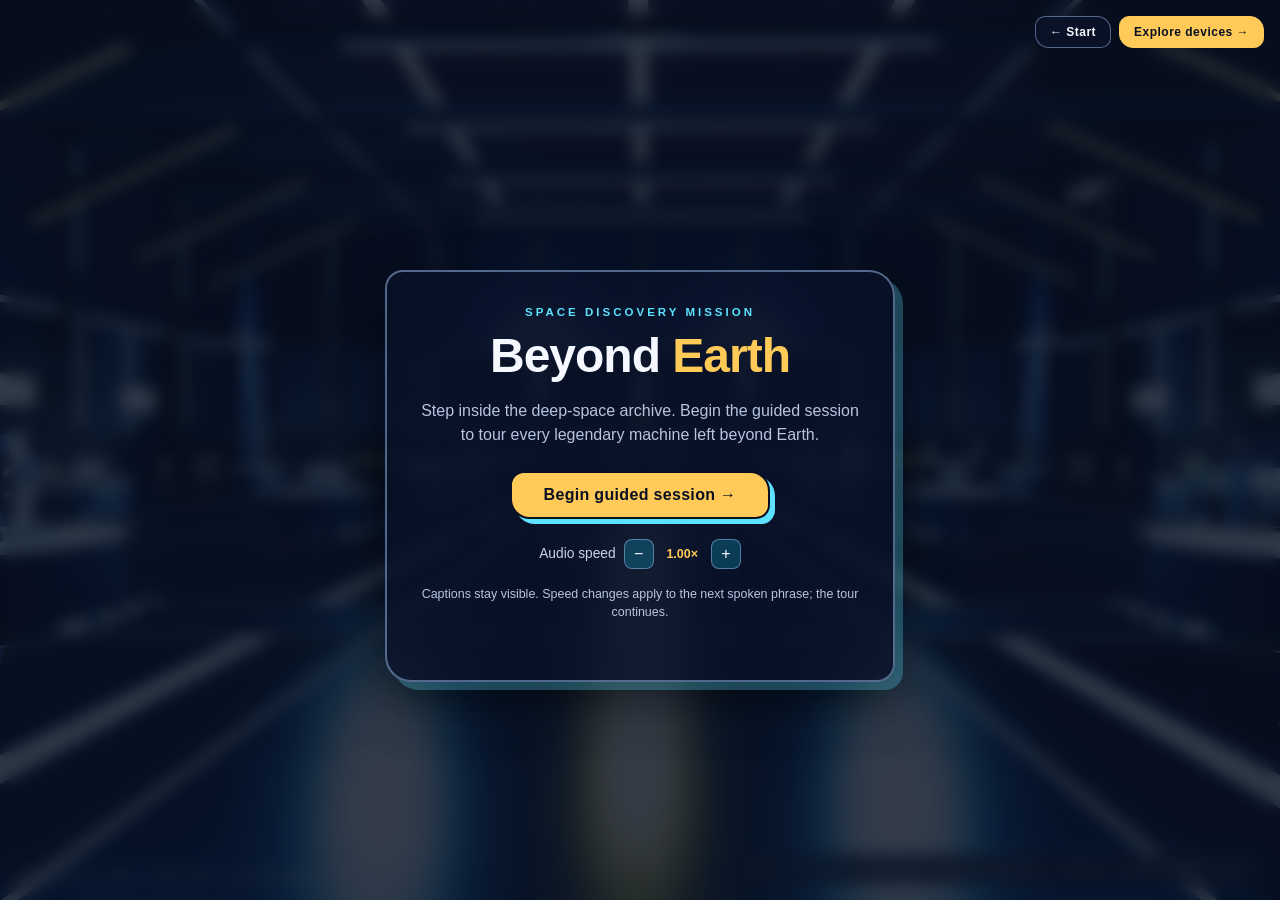
<file: session.html>
<!DOCTYPE html>
<html lang="en">
<head>
<meta charset="UTF-8">
<meta name="viewport" content="width=device-width, initial-scale=1, viewport-fit=cover">
<title>Beyond Earth – Ship Bay</title>
<link rel="stylesheet" href="theme.css">
<link rel="stylesheet" href="session.css">
</head>
<body>
<nav class="session-nav"><a class="home-link" href="index.html">← Start</a><a class="home-link next-link" href="devices.html">Explore devices →</a></nav>
<div id="cc"></div>
<div id="cross"></div>
<div id="prompt" class="hidden"></div>
<div id="hint">WASD / arrows walk · mouse look · E or click inspect · Esc release</div>
<div id="suitHud">SUIT: <b id="suitState">MAG-WALK</b> · Shift Boost · Space Jump/Glide · C Crouch · Q Dash · RMB/Z Zoom</div>

<div id="tourProgressWrap" class="hidden"><div id="tourProgress"></div></div>
<div id="tourTop" class="hidden">
  <div class="tourPill"><span class="tourDot"></span><span id="tourPhaseLabel">GUIDED SESSION · AUTOPILOT</span></div>
  <div class="tourPill"><span id="tourClock">00:00 / 03:56</span><span class="pace-controls" aria-label="Audio and tour speed"><button type="button" class="pace-down" aria-label="Decrease audio speed">−</button><output class="pace-value" aria-live="polite">1.00×</output><button type="button" class="pace-up" aria-label="Increase audio speed">+</button></span><button id="replayBtn" class="hidden" type="button">Replay Session</button></div>
</div>
<div id="tourCard">
  <span class="tag" id="tcTag">DEEP SPACE ARCHIVE</span>
  <h3 id="tcName"></h3>
  <p id="tcSum"></p>
  <div class="mission"><b>Mission:</b> <span id="tcTask"></span></div>
  <div class="partsTitle">Key Parts &amp; Systems</div>
  <ul id="tcParts"></ul>
</div>
<div id="tourSub" class="hidden"></div>

<div id="overlay" class="layer"><div class="card" style="text-align:center">
  <span class="session-kicker">SPACE DISCOVERY MISSION</span>
  <h1>Beyond <em>Earth</em></h1>
  <p>Step inside the deep-space archive. Begin the guided session to tour every legendary machine left beyond Earth.</p>
  <button type="button" class="btn" id="startSessionBtn">Begin guided session →</button>
  <div class="speed-setup" aria-label="Audio and tour speed">
    <span>Audio speed</span>
    <button type="button" class="pace-down" aria-label="Decrease audio speed">−</button>
    <output class="pace-value" aria-live="polite">1.00×</output>
    <button type="button" class="pace-up" aria-label="Increase audio speed">+</button>
  </div>
  <p class="audio-note">Captions stay visible. Speed changes apply to the next spoken phrase; the tour continues.</p>
  <p id="sessionError" role="alert" hidden></p>
</div></div>

<div id="info" class="layer hidden"><div class="card">
  <h2 id="iName"></h2>
  <p id="iSum"></p>
  <p><b>Mission:</b> <span id="iTask"></span></p>
  <p><b>Key parts</b></p><ul id="iParts"></ul>
  <button type="button" class="btn" id="iClose">Back to the bay</button>
</div></div>

<script src="three.min.js"></script>
<script src="models.js"></script>
<script src="session.js"></script>
</body>
</html>
</file>
<file: theme.css>
/* Shared Beyond Earth palette and typography */
:root {
  --bg-space: #081021;
  --ink: #f5f8ff;
  --ink-soft: #c6d4ee;
  --ink-dim: #93a6c9;

  --gold: #ffca58;
  --coral: #ff7b54;
  --cyan: #5de2ff;
  --accent-cyan: #5de2ff;

  /* transparent paper over the starfield */
  --paper: rgba(13, 25, 51, 0.55);
  --paper-strong: rgba(10, 19, 40, 0.78);
  --line: rgba(158, 190, 240, 0.24);
  --line-strong: rgba(158, 190, 240, 0.5);

  --orbit-line: rgba(195, 210, 236, 0.25);
  --orbit-line-strong: rgba(93, 226, 255, 0.4);

  --focus-ring: #ffca58;
  --shadow-offset: rgba(0, 0, 0, 0.55);
}


:root { --ease-out: cubic-bezier(0.22, 0.8, 0.28, 1); --ease-soft: cubic-bezier(0.4, 0, 0.2, 1); --dur-fast: .16s; --dur: .28s; }
</file>
<file: style.css>
/* ---------- vision modes ---------- */
html.big-text { font-size: 118%; }

body.high-contrast {
  --bg-space: #000000;
  --ink: #ffffff;
  --ink-soft: #fff4c2;
  --ink-dim: #ffe066;
  --gold: #ffe600;
  --coral: #ff9900;
  --cyan: #00ffff;
  --accent-cyan: #00ffff;
  --paper: rgba(0, 0, 0, 0.88);
  --paper-strong: rgba(0, 0, 0, 0.95);
  --line: #ffffff;
  --line-strong: #ffe600;
  --orbit-line: rgba(255, 255, 255, 0.6);
  --orbit-line-strong: #00ffff;
  --focus-ring: #00ffff;
}

* { box-sizing: border-box; margin: 0; padding: 0; }
html { scroll-behavior: smooth; }

body {
  background-color: var(--bg-space);
  color: var(--ink);
  font-family: "Trebuchet MS", "Segoe UI", system-ui, sans-serif;
  line-height: 1.65;
  overflow-x: hidden;
  min-height: 100vh;
}

#spaceCanvas {
  position: fixed;
  inset: 0;
  width: 100%;
  height: 100%;
  pointer-events: none;
  z-index: 0;
}

header, main, footer, .menu-toggle, .side-panel, .panel-scrim { position: relative; z-index: 1; }

a { color: inherit; text-decoration: none; }
button { font: inherit; color: inherit; cursor: pointer; }
:focus-visible { outline: 3px solid var(--focus-ring); outline-offset: 3px; }

.skip-link {
  position: fixed;
  top: -100px;
  left: 16px;
  z-index: 999;
  padding: 10px 18px;
  background: var(--gold);
  color: #081021;
  font-weight: 800;
  border-radius: 4px;
}
.skip-link:focus { top: 14px; }
/* ==========================================================================
   TOPBAR
   ========================================================================== */
.topbar {
  position: sticky;
  top: 0;
  z-index: 50;
  padding: 14px 5%;
  display: flex;
  align-items: center;
  justify-content: space-between;
  gap: 18px;
  background: rgba(8, 16, 33, 0.72);
  backdrop-filter: blur(10px);
  border-bottom: 1.5px dashed var(--line);
}
body.high-contrast .topbar { background: #000; border-bottom-style: solid; }

.brand {
  display: inline-flex;
  align-items: center;
  gap: 11px;
  font-weight: 900;
  font-size: 1rem;
  letter-spacing: 2px;
}
.brand-orbit {
  display: grid;
  place-items: center;
  width: 40px;
  height: 40px;
  border: 1.5px solid var(--cyan);
  border-radius: 50% 46% 52% 48%;
  color: var(--gold);
  transform: rotate(-8deg);
  background: rgba(93, 226, 255, 0.08);
}

/* ==========================================================================
   SIDE MISSION MENU (☰ tab + slide-in panel)
   ========================================================================== */
.menu-toggle {
  position: fixed;
  top: 96px;
  right: 0;
  z-index: 180;
  width: 52px;
  height: 58px;
  display: grid;
  place-content: center;
  background: var(--paper-strong);
  backdrop-filter: blur(8px);
  border: 2px solid var(--line-strong);
  border-right: none;
  border-radius: 14px 0 0 14px;
  box-shadow: -3px 3px 0 var(--shadow-offset);
}
.menu-toggle span {
  display: block;
  width: 22px;
  height: 3px;
  margin: 2.5px 0;
  border-radius: 2px;
  background: var(--ink);
  transition: transform 0.22s, opacity 0.22s;
}
.menu-toggle:hover { border-color: var(--gold); }
.menu-toggle[aria-expanded="true"] span:nth-child(1) { transform: translateY(8px) rotate(45deg); }
.menu-toggle[aria-expanded="true"] span:nth-child(2) { opacity: 0; }
.menu-toggle[aria-expanded="true"] span:nth-child(3) { transform: translateY(-8px) rotate(-45deg); }

.panel-scrim {
  position: fixed;
  inset: 0;
  z-index: 170;
  background: rgba(4, 8, 18, 0.55);
  opacity: 0;
  pointer-events: none;
  transition: opacity 0.25s;
}
.panel-scrim.open { opacity: 1; pointer-events: auto; }

.side-panel {
  position: fixed;
  top: 0;
  right: 0;
  z-index: 190;
  height: 100dvh;
  width: min(360px, 92vw);
  padding: 24px 20px 28px;
  display: flex;
  flex-direction: column;
  gap: 20px;
  overflow-y: auto;
  background: rgba(9, 17, 36, 0.94);
  backdrop-filter: blur(14px);
  border-left: 2px solid var(--line-strong);
  transform: translateX(105%);
  visibility: hidden;
  transition: transform 0.28s ease, visibility 0.28s;
}
.side-panel.open { transform: none; visibility: visible; }
body.high-contrast .side-panel { background: #000; }

.side-panel-head {
  display: flex;
  justify-content: space-between;
  align-items: flex-start;
  gap: 12px;
  padding-bottom: 14px;
  border-bottom: 2px dashed var(--line);
}
.side-kicker { font-size: 0.72rem; font-weight: 900; letter-spacing: 2px; color: var(--cyan); }
.side-title { font-size: 1.45rem; font-weight: 900; }

.panel-close-btn {
  width: 40px;
  height: 40px;
  border-radius: 10px;
  background: transparent;
  border: 2px solid var(--line-strong);
  font-weight: 900;
  line-height: 1;
}
.panel-close-btn:hover { border-color: var(--coral); color: var(--coral); }

.side-group { display: flex; flex-direction: column; gap: 8px; }
.side-group-label {
  font-size: 0.72rem;
  font-weight: 900;
  letter-spacing: 2px;
  color: var(--ink-dim);
  padding-left: 2px;
}

.side-option {
  display: flex;
  align-items: center;
  gap: 12px;
  width: 100%;
  padding: 12px 14px;
  text-align: left;
  background: var(--paper);
  border: 1.5px solid var(--line);
  border-radius: 12px 16px 12px 16px;
  transition: border-color 0.15s, background 0.15s;
}
.side-option:hover { border-color: var(--cyan); }
.side-option[aria-pressed="true"] {
  border-color: var(--gold);
  background: rgba(255, 202, 88, 0.12);
}

.side-option-icon {
  flex-shrink: 0;
  width: 38px;
  height: 38px;
  display: grid;
  place-items: center;
  border: 1.5px dashed var(--line-strong);
  border-radius: 10px;
  font-weight: 900;
  color: var(--cyan);
}
.side-option[aria-pressed="true"] .side-option-icon { color: var(--gold); border-color: var(--gold); }

.side-option-text { flex: 1; display: flex; flex-direction: column; line-height: 1.4; }
.side-option-text strong { font-size: 0.98rem; }
.side-option-text small { color: var(--ink-dim); font-size: 0.8rem; }

.side-option-state {
  flex-shrink: 0;
  font-size: 0.72rem;
  font-weight: 900;
  letter-spacing: 1px;
  color: var(--ink-dim);
  text-transform: uppercase;
}
.side-option[aria-pressed="true"] .side-option-state { color: var(--gold); }

.side-foot-note { margin-top: auto; font-size: 0.8rem; color: var(--ink-dim); text-align: center; }
.side-foot-note kbd {
  padding: 1px 7px;
  border: 1px solid var(--line-strong);
  border-bottom-width: 2.5px;
  border-radius: 6px;
  font-family: inherit;
  font-weight: 800;
}
/* ==========================================================================
   PAGE 1 — LANDING (خلفية فضاء + زرار Start Session)
   ========================================================================== */
.landing-body { min-height: 100dvh; overflow-x: hidden; }

/* ---------- خلفية الفضاء ---------- */
.landing-scene {
  position: fixed;
  inset: 0;
  z-index: 0;
  overflow: hidden;
  pointer-events: none;
}
.landing-scene::before {
  content: "";
  position: absolute;
  inset: -20%;
  background:
    radial-gradient(48% 42% at 22% 26%, rgba(93, 226, 255, 0.16), transparent 70%),
    radial-gradient(46% 40% at 78% 74%, rgba(255, 123, 84, 0.13), transparent 70%),
    radial-gradient(62% 52% at 50% 112%, rgba(43, 108, 176, 0.3), transparent 70%);
}

.scene-orbit {
  position: absolute;
  left: 50%;
  top: 50%;
  translate: -50% -50%;
  border: 1.5px dashed var(--orbit-line);
  border-radius: 50%;
}
.scene-orbit--outer {
  width: min(92vmin, 760px);
  height: min(92vmin, 760px);
  animation: orbitSpin 110s linear infinite;
}
.scene-orbit--inner {
  width: min(60vmin, 480px);
  height: min(60vmin, 480px);
  border-color: var(--orbit-line-strong);
  animation: orbitSpin 70s linear infinite reverse;
}
@keyframes orbitSpin { to { rotate: 360deg; } }

.scene-planet {
  position: absolute;
  right: -70px;
  bottom: -90px;
  width: clamp(180px, 24vmin, 300px);
  height: auto;
  opacity: 0.92;
  animation: floatBob 11s ease-in-out infinite;
}
.scene-moon {
  position: absolute;
  left: 5%;
  top: 16%;
  width: clamp(56px, 8vmin, 96px);
  height: auto;
  opacity: 0.85;
  animation: floatBob 7.5s ease-in-out infinite reverse;
}

/* ---------- المحتوى في النص ---------- */
.landing-topbar { background: transparent; border-bottom: none; backdrop-filter: none; }

.landing {
  position: relative;
  z-index: 1;
  min-height: calc(100dvh - 72px);
  display: grid;
  place-items: center;
  padding: 30px 6% 80px;
  text-align: center;
}

.start-wrap {
  display: flex;
  flex-direction: column;
  align-items: center;
  gap: 16px;
  animation: enterUp 0.75s var(--ease-out) both;
}

.start-kicker {
  font-size: 0.8rem;
  font-weight: 900;
  letter-spacing: 3px;
  color: var(--cyan);
}

.landing-title {
  font-size: clamp(2.1rem, 5.4vw, 3.6rem);
  font-weight: 900;
  line-height: 1.04;
  letter-spacing: -1px;
}
.landing-title em {
  font-style: normal;
  color: var(--gold);
  border-bottom: 6px solid rgba(255, 202, 88, 0.35);
}

.landing-sub {
  max-width: 520px;
  color: var(--ink-soft);
  font-size: 1.05rem;
}

/* ---------- الزرار الكبير ---------- */
.start-button-wrap {
  position: relative;
  display: inline-grid;
  place-items: center;
  margin-top: 14px;
}

.start-ring {
  position: absolute;
  inset: -26px -14px;
  border: 2px dashed var(--gold);
  border-radius: 46px 54px 46px 54px;
  opacity: 0;
  animation: ringPulse 3.8s var(--ease-soft) infinite;
  pointer-events: none;
}
@keyframes ringPulse {
  0%, 100% { opacity: 0.12; scale: 0.96; }
  50% { opacity: 0.5; scale: 1.03; }
}

.start-session-btn {
  position: relative;
  z-index: 2;
  display: inline-flex;
  align-items: center;
  gap: 18px;
  padding: 26px 52px;
  font-size: clamp(1.25rem, 3.2vw, 2rem);
  font-weight: 900;
  letter-spacing: 1px;
  color: #081021;
  background: var(--gold);
  border: 3px solid #081021;
  border-radius: 18px 26px 18px 26px;
  box-shadow: 8px 8px 0 var(--cyan), 0 22px 50px rgba(0, 0, 0, 0.45);
  transition: transform var(--dur-fast) var(--ease-out),
              box-shadow var(--dur-fast) var(--ease-out),
              background var(--dur);
}
.start-session-btn:hover {
  background: #ffd97a;
  transform: translate(-2px, -2px);
  box-shadow: 12px 12px 0 var(--cyan), 0 28px 60px rgba(0, 0, 0, 0.5);
}
.start-session-btn:active {
  transform: translate(4px, 4px);
  box-shadow: 3px 3px 0 var(--cyan), 0 10px 22px rgba(0, 0, 0, 0.4);
}
.start-session-btn svg { transition: transform var(--dur-fast) var(--ease-out); }
.start-session-btn:hover svg { transform: translateX(7px); }

.start-caption {
  font-size: 0.82rem;
  color: var(--ink-dim);
  letter-spacing: 0.6px;
}

.landing-foot {
  position: fixed;
  bottom: 14px;
  left: 0;
  right: 0;
  z-index: 1;
  text-align: center;
  font-size: 0.76rem;
  font-weight: 700;
  letter-spacing: 1.5px;
  color: var(--ink-dim);
  opacity: 0.8;
}

body.high-contrast .landing-scene::before { opacity: 0.35; }
/* ==========================================================================
   MOTION & MICRO-INTERACTIONS
   كل الحركة هنا مركزية — تقدر تقللها أو تقفلها من Calm Sky في لوحة ☰
   ========================================================================== */
/* ---------- دخول الصفحة ---------- */
@keyframes enterUp {
  from { opacity: 0; translate: 0 14px; }
  to { opacity: 1; translate: none; }
}
@keyframes enterFade {
  from { opacity: 0; }
  to { opacity: 1; }
}

.topbar { animation: enterFade var(--dur) var(--ease-soft) both; }
.menu-toggle { transition: border-color var(--dur), background var(--dur), scale var(--dur-fast); }
.panel-close-btn:active, .side-option:active, .menu-toggle:active { scale: .98; }
.side-panel > * { opacity:0; translate:14px 0; transition:opacity var(--dur) var(--ease-out), translate var(--dur) var(--ease-out); }
.side-panel.open > * { opacity:1; translate:none; }

/* ==========================================================================
   CALM MOTION
   ========================================================================== */
/* Calm Sky = كل الحركة تتوقف (ومحتوى الصفحة يظهر على طول) */
body.calm-motion *,
body.calm-motion *::before,
body.calm-motion *::after {
  animation: none !important;
  transition: none !important;
}


/* تفضيل النظام: تقليل الحركة */
@media (prefers-reduced-motion: reduce) {
  html { scroll-behavior: auto; }
  *, *::before, *::after {
    animation-duration: 0.001ms !important;
    animation-iteration-count: 1 !important;
    transition-duration: 0.001ms !important;
  }

}
/* ==========================================================================
   RESPONSIVE
   ========================================================================== */
@media (max-width: 640px) {
  .start-session-btn { padding: 20px 30px; gap: 12px; width: min(88vw, 420px); justify-content: center; }
  .start-ring { inset: -16px -8px; }
  .landing { padding-bottom: 70px; }
  .scene-moon { display: none; }
  .menu-toggle { top: 82px; }
}

@keyframes floatBob { 50% { transform: translateY(-10px); } }
</file>
<file: session.css>
:root { --panel: var(--paper-strong); --text: var(--ink); }
  html,body { margin:0; height:100%; overflow:hidden; background:#02030a; color:var(--text);
    font-family: 'Trebuchet MS', 'Segoe UI', sans-serif; user-select:none; }
  canvas { display:block; width:100%; height:100%; }
  .layer { position:absolute; inset:0; display:flex; align-items:center; justify-content:center; }
  #overlay { background:rgba(2,4,14,.82); cursor:pointer; transition:opacity .3s; }
  .hidden { opacity:0; pointer-events:none; display:none !important; }
  #overlay.hidden { display:flex !important; }
  .card { background:var(--panel); border:2px solid var(--gold); padding:28px 36px; border-radius:14px;
    max-width:380px; box-shadow:0 0 35px rgba(56,189,248,.25), 0 10px 30px rgba(0,0,0,.9); }
  .card h1,.card h2 { margin:0 0 8px; color:#7dd3fc; letter-spacing:.04em; text-shadow:0 0 12px rgba(56,189,248,.5); }
  .card p { line-height:1.5; margin:8px 0; opacity:.92; }
  .btn { display:inline-block; padding:9px 20px; border:1px solid #38bdf8; border-radius:10px;
    background:rgba(14,116,144,.45); cursor:pointer; color:inherit; font:inherit; box-shadow:0 0 15px rgba(56,189,248,.25); }
  #info { background:rgba(2,4,14,.72); }
  #info ul { margin:6px 0 14px; padding-left:18px; font-size:14px; line-height:1.5; }
  #prompt { position:absolute; left:50%; top:58%; transform:translateX(-50%); padding:6px 16px;
    background:var(--panel); border:1px solid var(--gold); border-radius:8px; font-size:14px; pointer-events:none; }
  #cross { position:absolute; top:50%; left:50%; width:6px; height:6px; margin:-3px 0 0 -3px; border-radius:50%;
    background:rgba(125,211,252,.95); box-shadow:0 0 8px #38bdf8; pointer-events:none; transition:transform .15s, background .15s, box-shadow .15s; }
  #hint { position:absolute; left:16px; bottom:16px; font-size:13px; opacity:.75; pointer-events:none; }
  #cross.active { transform:scale(1.85); background:#fbbf24; box-shadow:0 0 14px #f59e0b; }
  #cross.zoomed { transform:scale(.75); box-shadow:0 0 0 6px rgba(56,189,248,.22); }
  #suitHud { position:absolute; right:16px; bottom:16px; padding:7px 13px; border-radius:10px;
    background:rgba(5,9,22,.78); border:1px solid rgba(56,189,248,.4); font-size:12px; letter-spacing:.04em;
    color:#bae6fd; pointer-events:none; backdrop-filter:blur(4px); box-shadow:0 0 18px rgba(56,189,248,.15); }
  #suitHud b { color:#38bdf8; }

  /* Guided Session Cinema Overlay & Holographic Telemetry */
  #overlay { backdrop-filter:blur(8px); z-index:30; }
  #overlay .card { max-width:430px; padding:34px 40px; border-color:#38bdf8;
    box-shadow:0 0 55px rgba(56,189,248,.32), 0 18px 45px rgba(0,0,0,.95); }
  #overlay .btn { padding:13px 32px; font-size:16px; font-weight:700; letter-spacing:.08em; text-transform:uppercase;
    background:linear-gradient(135deg, rgba(14,116,144,.8), rgba(2,132,199,.65));
    border:1.5px solid #7dd3fc; box-shadow:0 0 24px rgba(56,189,248,.45); transition:transform .2s, box-shadow .2s; }
  #overlay .btn:hover, #overlay .btn:active { transform:scale(1.04); box-shadow:0 0 34px rgba(125,211,252,.75); }
  #tourTop { position:absolute; top:16px; left:16px; right:16px; display:flex; align-items:center; justify-content:space-between;
    gap:12px; z-index:15; pointer-events:none; }
  .tourPill { background:rgba(5,9,22,.82); border:1px solid rgba(56,189,248,.45); border-radius:999px;
    padding:7px 15px; font-size:12px; letter-spacing:.08em; color:#bae6fd; backdrop-filter:blur(6px);
    box-shadow:0 0 20px rgba(56,189,248,.18); display:flex; align-items:center; gap:8px; }
  .tourDot { width:8px; height:8px; border-radius:50%; background:#38bdf8; box-shadow:0 0 10px #38bdf8; animation:pulseDot 1.4s infinite; }
  @keyframes pulseDot { 0%,100%{opacity:1;transform:scale(1);} 50%{opacity:.45;transform:scale(.75);} }
  #tourProgressWrap { position:absolute; top:0; left:0; right:0; height:3px; background:rgba(56,189,248,.15); z-index:20; pointer-events:none; }
  #tourProgress { height:100%; width:0%; background:linear-gradient(90deg, #38bdf8, #fbbf24); box-shadow:0 0 12px #38bdf8; transition:width .25s linear; }
  #tourCard { position:absolute; right:22px; top:50%; transform:translateY(-50%) translateX(28px); width:min(360px, calc(100vw - 36px));
    background:rgba(5,10,25,.88); border:1.5px solid rgba(56,189,248,.65); border-radius:16px; padding:20px 22px;
    box-shadow:0 0 40px rgba(56,189,248,.28), inset 0 0 24px rgba(14,116,144,.16); backdrop-filter:blur(8px);
    opacity:0; pointer-events:none; transition:opacity .45s ease, transform .45s cubic-bezier(.22,1,.36,1); z-index:16; }
  #tourCard.visible { opacity:1; transform:translateY(-50%) translateX(0); }
  #tourCard .tag { font-size:11px; letter-spacing:.14em; text-transform:uppercase; color:#fbbf24; margin-bottom:4px; display:block; }
  #tourCard h3 { margin:0 0 8px; font-size:20px; color:#7dd3fc; text-shadow:0 0 12px rgba(56,189,248,.45); }
  #tourCard p { margin:6px 0; font-size:13.5px; line-height:1.5; color:#e0f2fe; opacity:.94; }
  #tourCard .mission { padding:8px 10px; border-left:2px solid #fbbf24; background:rgba(245,158,11,.08); border-radius:0 8px 8px 0; font-size:12.5px; margin:10px 0; }
  #tourCard .partsTitle { font-size:11px; letter-spacing:.12em; text-transform:uppercase; color:#38bdf8; margin:10px 0 6px; font-weight:700; }
  #tourCard ul { list-style:none; margin:0; padding:0; display:grid; gap:5px; }
  #tourCard li { font-size:12.5px; padding:5px 10px; border-radius:8px; background:rgba(14,116,144,.22);
    border:1px solid rgba(56,189,248,.28); color:#f0f9ff; opacity:0; transform:translateX(10px);
    transition:opacity .35s ease, transform .35s ease; }
  #tourCard li.show { opacity:1; transform:translateX(0); }
  #tourSub { position:absolute; left:50%; bottom:24px; transform:translateX(-50%); width:min(760px, calc(100vw - 32px));
    background:rgba(3,7,18,.84); border:1px solid rgba(56,189,248,.38); border-radius:12px; padding:11px 18px;
    text-align:center; font-size:14.5px; line-height:1.5; color:#f0f9ff; backdrop-filter:blur(6px);
    box-shadow:0 8px 28px rgba(0,0,0,.75); pointer-events:none; z-index:16; }
  #replayBtn { pointer-events:auto; cursor:pointer; background:rgba(14,116,144,.55); border:1px solid #38bdf8;
    color:#f0f9ff; border-radius:999px; padding:7px 14px; font-size:12px; letter-spacing:.05em; }
  @media (max-width:700px) {
    #tourCard { top:auto; bottom:96px; right:50%; transform:translateX(50%) translateY(18px); width:calc(100vw - 28px); padding:14px 16px; }
    #tourCard.visible { transform:translateX(50%) translateY(0); }
    #tourCard ul { grid-template-columns:1fr 1fr; }
    #tourSub { bottom:14px; font-size:13px; padding:9px 12px; }
  }

/* Shared mission-logbook treatment */
* { box-sizing:border-box; }
a { color:inherit; }
:focus-visible { outline:3px solid var(--gold); outline-offset:3px; }
#overlay { background:rgba(8,16,33,.82); cursor:default; overflow:auto; padding:80px 18px 28px; }
#overlay .card, #info .card { border:2px solid var(--line-strong); border-radius:18px 26px 18px 26px; background:var(--paper-strong); box-shadow:8px 8px 0 rgba(93,226,255,.28), 0 18px 50px rgba(0,0,0,.5); }
#overlay .card { width:min(100%, 510px); max-width:510px; padding:34px; }
#overlay .card h1 { font-size:clamp(2rem, 5vw, 3rem); color:var(--ink); text-shadow:none; letter-spacing:-1px; line-height:1.1; }
#overlay .card h1 em { font-style:normal; color:var(--gold); }
#overlay .card p { color:var(--ink-soft); margin:16px auto 24px; }
.session-kicker { display:block; color:var(--cyan); letter-spacing:3px; font-size:.72rem; font-weight:900; margin-bottom:12px; }
#overlay .btn { color:#081021; background:var(--gold); border:2px solid #081021; border-radius:14px 20px 14px 20px; box-shadow:5px 5px 0 var(--cyan); text-transform:none; letter-spacing:.02em; }
#overlay .btn:hover, #overlay .btn:active { transform:translate(-2px,-2px); box-shadow:7px 7px 0 var(--cyan); }
#tourCard .partsTitle { color:var(--cyan); }
#tourCard, #tourSub, .tourPill, #suitHud, #prompt { background:var(--paper-strong); border-color:var(--line-strong); color:var(--ink); }
#tourCard { border-radius:16px 22px 16px 22px; box-shadow:6px 6px 0 rgba(0,0,0,.45); }
#tourCard h3, #info h2 { color:var(--gold); text-shadow:none; }
#tourCard .tag { color:var(--cyan); }
#tourCard p, #tourCard li { color:var(--ink-soft); }
#tourProgress { background:linear-gradient(90deg,var(--cyan),var(--gold)); }
.home-link { position:fixed; top:16px; right:16px; z-index:50; padding:8px 14px; background:var(--paper-strong); color:var(--ink); border:1px solid var(--line-strong); border-radius:10px 14px 10px 14px; text-decoration:none; font-size:12px; font-weight:800; letter-spacing:.04em; }
.home-link:hover { border-color:var(--gold); color:var(--gold); }
#tourTop { right:150px; }
@media (max-width:700px) {
  #overlay { align-items:flex-start; }
  #overlay .card { padding:24px; }
  #tourTop { top:58px; right:10px; left:10px; flex-wrap:wrap; }
  .tourPill { padding:5px 9px; font-size:10px; }
  #tourCard { width:min(360px, calc(100vw - 28px)); max-height:45vh; overflow:auto; }
  #tourSub { width:calc(100vw - 32px); }
  #hint { max-width:55%; font-size:11px; }
  #suitHud { max-width:40%; font-size:10px; }
}
@media (prefers-reduced-motion: reduce) { .tourDot { animation:none; } }

.session-nav { position:fixed; top:16px; right:16px; z-index:50; display:flex; gap:8px; }
.session-nav .home-link { position:static; }
.session-nav .next-link { background:var(--gold); color:#081021; border-color:var(--gold); }
#tourTop { right:260px; }
@media(max-width:700px) { #tourTop { right:10px; } .session-nav { top:10px; right:10px; } }

/* Session notices */
#overlay .audio-note { margin:12px 0 0; font-size:.78rem; color:var(--ink-dim); }
#overlay #sessionError { color:#ffd166; font-size:.9rem; }
@media(max-width:700px) { #tourTop { gap:6px; } .tourPill { gap:5px; } }

/* Audio speed controls match the mission interface. */
.speed-setup, .pace-controls { display:flex; align-items:center; justify-content:center; gap:8px; }
.speed-setup { margin:20px auto 0; color:var(--ink-soft); font-size:.86rem; }
.pace-controls { gap:4px; pointer-events:auto; }
.pace-down, .pace-up { pointer-events:auto; background:rgba(14,116,144,.45); border:1px solid var(--line-strong); border-radius:8px; color:var(--ink); font:inherit; font-size:16px; width:30px; height:30px; cursor:pointer; }
.pace-down:hover, .pace-up:hover { border-color:var(--gold); }
.pace-down:disabled, .pace-up:disabled { opacity:.4; cursor:not-allowed; }
.pace-value { min-width:3.3em; text-align:center; color:var(--gold); font-weight:bold; font-size:.78rem; }
@media (max-width:700px) { #tourTop { justify-content:flex-start; } .tourPill { flex-wrap:wrap; } .pace-down,.pace-up { width:27px; height:27px; } }
</file>
